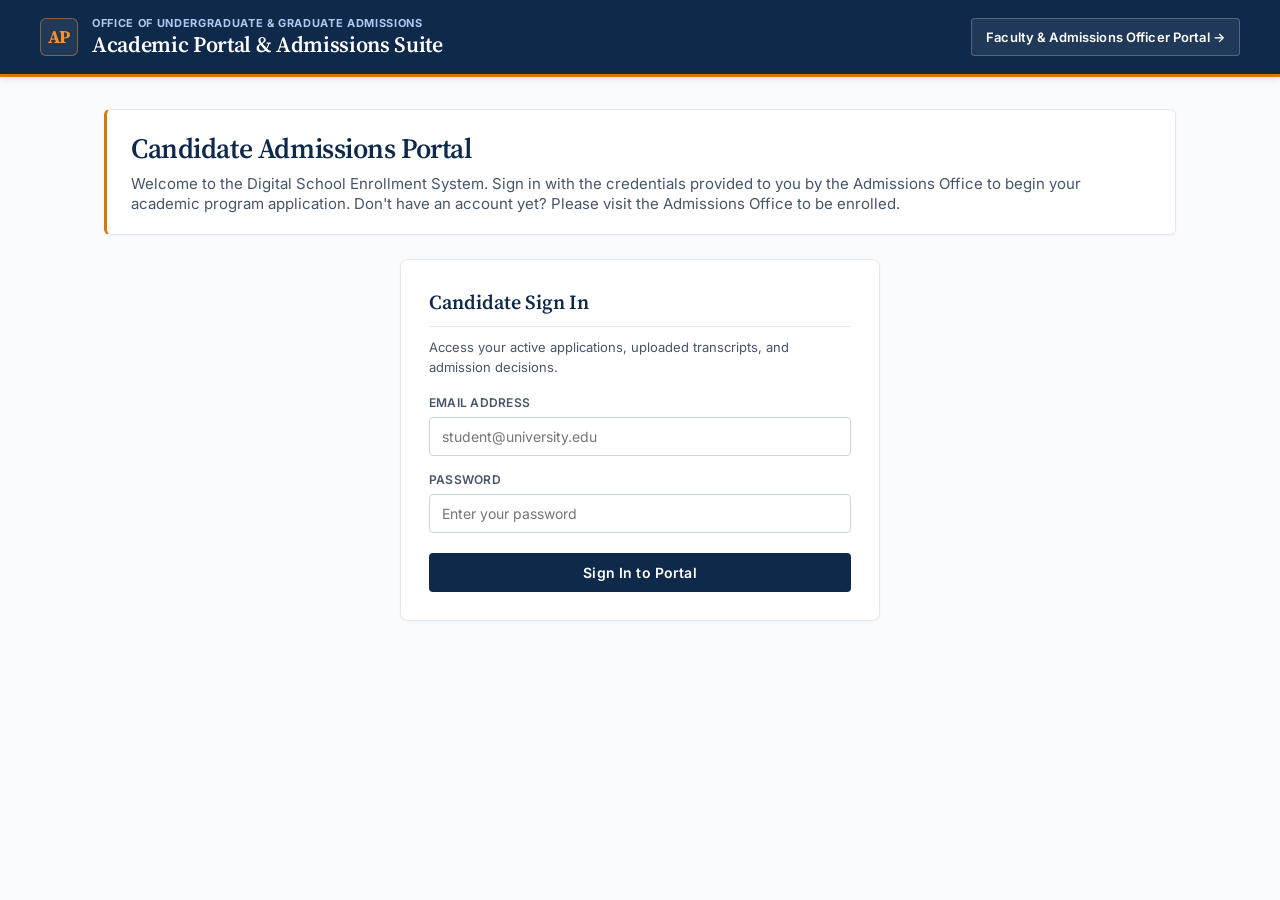
<file: index.html>
<!DOCTYPE html>
<html lang="en">

<head>
    <meta charset="UTF-8">
    <meta name="viewport" content="width=device-width, initial-scale=1.0">
    <title>Academic Portal &amp; Admissions Suite — Student Portal</title>
    <link rel="preconnect" href="https://fonts.googleapis.com">
    <link rel="preconnect" href="https://fonts.gstatic.com" crossorigin>
    <link
        href="https://fonts.googleapis.com/css2?family=Inter:wght@400;500;600;700&family=Source+Serif+4:opsz,wght@8..60,600;8..60,700&display=swap"
        rel="stylesheet">
    <link rel="stylesheet" href="css/index.css">
</head>

<body>

    <!-- Institutional Top Header -->
    <header class="institutional-navbar">
        <div class="navbar-inner">
            <div class="brand-identity">
                <div class="brand-crest">AP</div>
                <div class="brand-titles">
                    <span class="brand-super">Office of Undergraduate &amp; Graduate Admissions</span>
                    <h1>Academic Portal &amp; Admissions Suite</h1>
                </div>
            </div>
            <a href="admin.html" class="admin-link" id="admin-portal-link">Faculty &amp; Admissions Officer Portal &rarr;</a>
        </div>
    </header>

    <main class="container">

        <!-- VIEW 1: AUTHENTICATION (LOGIN) -->
        <div id="auth-view" class="view-section active">
            <div class="auth-intro">
                <h2>Candidate Admissions Portal</h2>
                <p class="auth-intro-text">
                    Welcome to the Digital School Enrollment System. Sign in with the credentials provided to you by the
                    Admissions Office to begin your academic program application. Don't have an account yet? Please visit
                    the Admissions Office to be enrolled.
                </p>
            </div>

            <div class="auth-container">
                <!-- Login Box -->
                <div class="auth-box">
                    <h3>Candidate Sign In</h3>
                    <p class="auth-box-subtitle">
                        Access your active applications, uploaded transcripts, and admission decisions.
                    </p>
                    <label for="login-email">Email Address</label>
                    <input type="email" id="login-email" placeholder="student@university.edu">

                    <label for="login-password">Password</label>
                    <input type="password" id="login-password" placeholder="Enter your password">

                    <button onclick="loginStudent()" class="btn-signin">Sign In to Portal</button>
                    <div id="login-result"></div>
                </div>
            </div>
        </div>

        <!-- VIEW 2: STUDENT DASHBOARD -->
        <div id="dashboard-view" class="view-section">
            <div class="candidate-banner">
                <div>
                    <div class="candidate-kicker">
                        Authenticated Candidate Dossier
                    </div>
                    <div id="welcome-user-text" class="candidate-welcome">
                        Welcome, Student
                    </div>
                    <div class="candidate-id-chip">
                        Candidate ID: <strong id="session-user-id" class="candidate-id-value"></strong>
                    </div>
                </div>
                <button onclick="logoutStudent()" class="btn-secondary btn-signout">Sign Out</button>
            </div>
        </div>
    </main>

    <script src="js/index.js"></script>

</body>

</html>
</file>
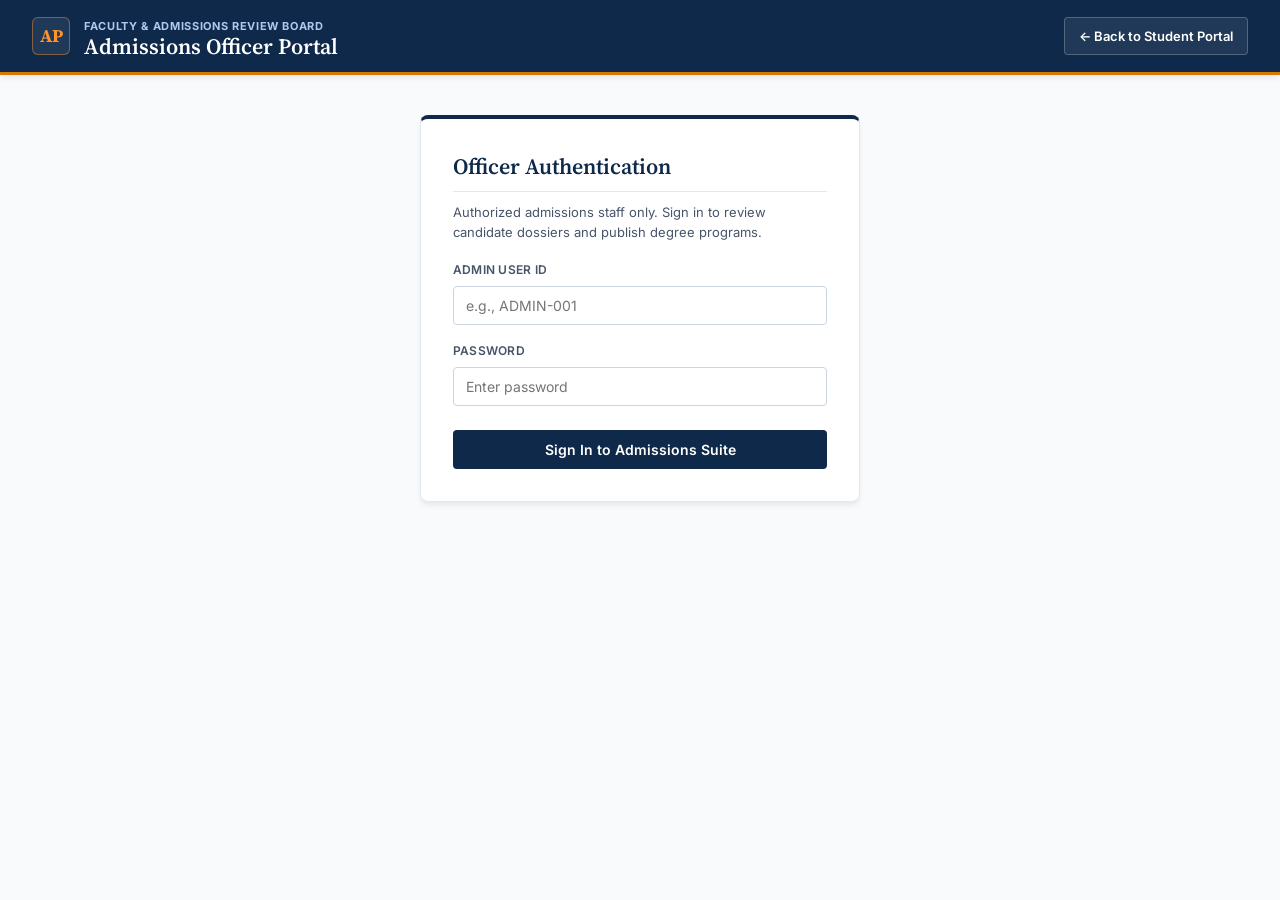
<file: admin.html>
<!DOCTYPE html>
<html lang="en">

<head>
    <meta charset="UTF-8">
    <meta name="viewport" content="width=device-width, initial-scale=1.0">
    <title>Academic Portal &amp; Admissions Suite — Admissions Officer Dashboard</title>
    <link rel="preconnect" href="https://fonts.googleapis.com">
    <link rel="preconnect" href="https://fonts.gstatic.com" crossorigin>
    <link
        href="https://fonts.googleapis.com/css2?family=Inter:wght@400;500;600;700&family=Source+Serif+4:opsz,wght@8..60,600;8..60,700&display=swap"
        rel="stylesheet">
    <link rel="stylesheet" href="css/admin.css">
    <script src="js/admin.js"></script>
</head>

<body>

    <!-- Institutional Top Header -->
    <header class="institutional-navbar">
        <div class="navbar-inner">
            <div class="brand-identity">
                <div class="brand-crest">AP</div>
                <div>
                    <span class="brand-super">Faculty &amp; Admissions Review Board</span>
                    <h1>Admissions Officer Portal</h1>
                </div>
            </div>
            <a href="index.html" class="nav-link" id="back-to-student-link">&larr; Back to Student Portal</a>
        </div>
    </header>

    <div class="container">

        <!-- AUTHENTICATION GATE -->
        <div class="auth-box" id="auth-section">
            <h3>Officer Authentication</h3>
            <p class="auth-subtitle">
                Authorized admissions staff only. Sign in to review candidate dossiers and publish degree programs.
            </p>
            <label for="admin-id-input">Admin User ID</label>
            <input type="text" id="admin-id-input" placeholder="e.g., ADMIN-001">

            <label for="admin-password-input">Password</label>
            <input type="password" id="admin-password-input" placeholder="Enter password">

            <button onclick="verifyAdminAccess()">Sign In to Admissions Suite</button>
            <div id="auth-error"></div>
        </div>

        <!-- PROTECTED ADMIN DASHBOARD -->
        <div id="admin-dashboard">
            <div class="officer-banner">
                <div>
                    <div class="officer-kicker">
                        Active Officer Session
                    </div>
                    <div id="welcome-admin-text" class="officer-welcome">
                        Welcome, Administrator
                    </div>
                    <div class="officer-id-meta">
                        Officer ID: <strong id="session-admin-id" class="officer-id-value">ADMIN-001</strong>
                    </div>
                </div>
                <div class="officer-actions">
                    <button onclick="toggleEnrollPanel()" class="btn-accent btn-enroll-toggle" id="btn-enroll-student">+ Enroll a Student</button>
                    <button onclick="logoutAdmin()" class="btn-secondary">Log Out</button>
                </div>
            </div>

            <!-- ENROLL A STUDENT: CREATE STUDENT ACCOUNT PANEL -->
            <div class="admin-section enroll-panel" id="enroll-student-panel">
                <div class="section-header-top">
                    <div>
                        <h3 class="section-heading-clean">Create Student Account</h3>
                        <p class="section-subtext">
                            Register a prospective student. An official Candidate ID will be generated &mdash; share it
                            and the login credentials with the student so they can sign in to the Student Portal.
                        </p>
                    </div>
                    <button onclick="toggleEnrollPanel(false)" class="btn-secondary">Close &times;</button>
                </div>

                <div class="enroll-form-grid">
                    <div>
                        <label for="reg-fullname">Full Legal Name</label>
                        <input type="text" id="reg-fullname" placeholder="e.g., Juan Dela Cruz">
                    </div>
                    <div>
                        <label for="reg-email">Institutional or Personal Email</label>
                        <input type="email" id="reg-email" placeholder="student@example.com">
                    </div>
                    <div>
                        <label for="reg-password">Initial Password</label>
                        <input type="password" id="reg-password" placeholder="Minimum 6 characters">
                    </div>
                    <div>
                        <label for="reg-phone">Contact Number (Optional)</label>
                        <input type="text" id="reg-phone" placeholder="09123456789">
                    </div>
                </div>

                <div class="enroll-form-actions">
                    <button onclick="toggleEnrollPanel(false)" class="btn-secondary btn-cancel">Cancel</button>
                    <button onclick="registerStudent()" class="btn-accent btn-inline" id="btn-create-student">Create Student Account</button>
                </div>
                <div id="reg-result"></div>

                <div class="existing-student-bar">
                    <div class="existing-student-field">
                        <label for="existing-student-id">Enroll an Existing Student by Candidate ID</label>
                        <input type="text" id="existing-student-id" class="input-no-margin" placeholder="e.g., USER-36AB8AE3">
                    </div>
                    <button onclick="launchEnrollmentForExistingStudent()" class="btn-inline">
                        Open Enrollment Wizard &rarr;
                    </button>
                </div>
                <div id="existing-enroll-error"></div>
            </div>

            <!-- KPI METRICS ROW -->
            <div class="metrics-grid">
                <div class="metric-card">
                    <span class="metric-label">Total Applicants</span>
                    <div class="metric-value" id="metric-total">0</div>
                </div>
                <div class="metric-card">
                    <span class="metric-label">Under Review</span>
                    <div class="metric-value metric-review" id="metric-review">0</div>
                </div>
                <div class="metric-card">
                    <span class="metric-label">Approved Candidates</span>
                    <div class="metric-value metric-approved" id="metric-approved">0</div>
                </div>
                <div class="metric-card">
                    <span class="metric-label">Rejected / Draft</span>
                    <div class="metric-value metric-other" id="metric-other">0</div>
                </div>
            </div>

            <!-- SECTION 1: Create Academic Programs -->
            <div class="admin-section">
                <h3>Publish New Academic Program</h3>
                <div class="publish-program-grid">
                    <div>
                        <label for="prog-id">Course ID</label>
                        <input type="text" id="prog-id" class="input-no-margin" placeholder="e.g., BSCS-2026">
                    </div>
                    <div>
                        <label for="prog-name">Course / Degree Title</label>
                        <input type="text" id="prog-name" class="input-no-margin" placeholder="e.g., B.S. in Computer Science">
                    </div>
                    <div>
                        <label for="prog-year">Academic Year</label>
                        <input type="text" id="prog-year" class="input-no-margin" placeholder="e.g., 2026-2027">
                    </div>
                    <button onclick="createProgram()" class="btn-accent btn-inline">Publish Program</button>
                </div>
                <div id="prog-result"></div>
            </div>

            <!-- SECTION 2: Incoming Student Applications Table -->
            <div class="admin-section">
                <div class="section-header-row">
                    <div>
                        <h3 class="section-heading-clean">Candidate Dossiers &amp; Admissions Queue</h3>
                        <p class="section-subtext">
                            Inspect uploaded academic records, verify fee deposits, and issue official admission decisions.
                        </p>
                    </div>
                    <button onclick="fetchAllApplications()" class="btn-secondary">&#8635; Refresh Queue</button>
                </div>

                <div id="admin-action-feedback"></div>
                <div id="admin-table-container">
                    <p class="muted-text">Loading applications...</p>
                </div>
            </div>
        </div>
    </div>

    <!-- Right-Docked Candidate Dossier Inspection Drawer -->
    <div class="drawer-backdrop" id="drawer-backdrop" onclick="closeDossierDrawer()"></div>
    <aside class="inspection-drawer" id="inspection-drawer">
        <div class="drawer-header">
            <div>
                <span class="drawer-kicker">
                    Candidate Dossier Inspection
                </span>
                <h4 id="drawer-app-id" class="drawer-title">APP-0000</h4>
            </div>
            <button onclick="closeDossierDrawer()" class="btn-secondary btn-drawer-close">Close &times;</button>
        </div>
        <div class="drawer-body" id="drawer-body-content"></div>
        <div class="drawer-footer" id="drawer-footer-actions"></div>
    </aside>

</body>

</html>
</file>
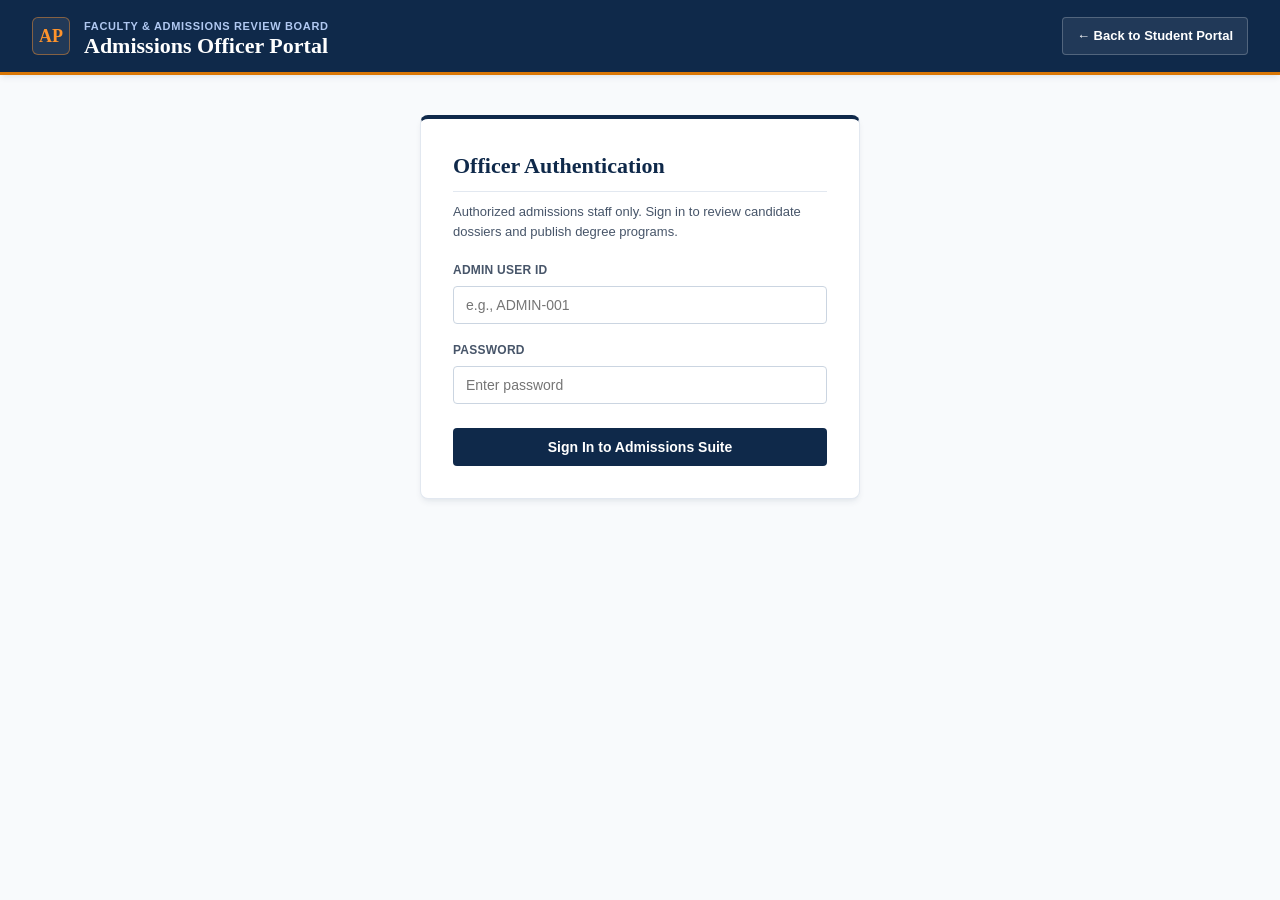
<file: enroll.html>
<!DOCTYPE html>
<html lang="en">

<head>
    <meta charset="UTF-8">
    <meta name="viewport" content="width=device-width, initial-scale=1.0">
    <title>Academic Portal &amp; Admissions Suite — Enrollment Wizard</title>
    <link rel="preconnect" href="https://fonts.googleapis.com">
    <link rel="preconnect" href="https://fonts.gstatic.com" crossorigin>
    <link
        href="https://fonts.googleapis.com/css2?family=Inter:wght@400;500;600;700&family=Source+Serif+4:opsz,wght@8..60,600;8..60,700&display=swap"
        rel="stylesheet">
    <link rel="stylesheet" href="css/enroll.css">
    <script src="js/enroll.js"></script>
</head>

<body>

    <!-- Institutional Top Header -->
    <header class="institutional-navbar">
        <div class="navbar-inner">
            <div class="brand-identity">
                <div class="brand-crest">AP</div>
                <div>
                    <span class="brand-super">Office of Admissions — Candidate Dossier</span>
                    <h1 class="navbar-title">Student Enrollment Wizard</h1>
                </div>
            </div>
            <span id="display-user-badge" class="badge">Enrolling: </span>
        </div>
    </header>

    <div class="container">
        <!-- TOP NAVIGATION TOOLBAR -->
        <div class="wizard-toolbar">
            <button type="button" onclick="undoStep()" class="btn-back">&larr; Return to Previous Step</button>
            <div class="wizard-toolbar-right">
                <span class="wizard-toolbar-label">
                    Officer-Assisted 3-Stage Enrollment
                </span>
                <button type="button" onclick="exitToAdminPortal()" class="btn-back">Exit to Admissions Portal</button>
            </div>
        </div>

        <!-- MULTI-STEP PROGRESSION INDICATOR -->
        <div class="stepper-grid">
            <div class="stepper-card active-step" id="indicator-step-1">
                <div class="step-indicator" id="badge-step-1">1</div>
                <div>
                    <span class="step-meta-label">Stage 01</span>
                    <span class="step-meta-title">Select Academic Program</span>
                </div>
            </div>
            <div class="stepper-card" id="indicator-step-2">
                <div class="step-indicator" id="badge-step-2">2</div>
                <div>
                    <span class="step-meta-label">Stage 02</span>
                    <span class="step-meta-title">Academic Dossier &amp; Records</span>
                </div>
            </div>
            <div class="stepper-card" id="indicator-step-3">
                <div class="step-indicator" id="badge-step-3">3</div>
                <div>
                    <span class="step-meta-label">Stage 03</span>
                    <span class="step-meta-title">Application Fee Deposit</span>
                </div>
            </div>
        </div>

        <!-- STEP 1: CHOOSE PROGRAM -->
        <div id="step-programs" class="wizard-step active">
            <h3>Select an Academic Program</h3>
            <p class="step-intro-text">
                Review the active degree offerings below and click <strong>Select Program</strong> to initialize the
                student's application dossier.
            </p>

            <div id="programs-list-container">
                <p class="muted-text">Loading available programs...</p>
            </div>
            <div id="program-error"></div>
        </div>

        <!-- STEP 2: UPLOAD DOCUMENTS -->
        <div id="step-documents" class="wizard-step">
            <div class="step-header-bar">
                <h3 class="heading-no-border">Upload Required Academic Dossier</h3>
                <span class="dossier-chip">
                    Dossier ID: <strong id="active-app-id"></strong>
                </span>
            </div>
            <p class="doc-instructions">
                Upload official digital copies of the student's academic records. Accepted file formats: <strong>PDF, DOCX, DOC, JPG, PNG</strong> (Maximum 10 MB per document).
            </p>

            <!-- Report Card Dropzone -->
            <div class="doc-upload-box">
                <div class="dropzone-header">
                    <span class="dropzone-title">1. Official Report Card / Academic Transcript</span>
                    <span class="dropzone-spec">Required &bull; PDF, DOCX, JPG, PNG (Max 10MB)</span>
                </div>
                <p class="dropzone-desc">
                    Provide your most recent scholastic report card or certified transcript of records.
                </p>
                <input type="file" id="file-report-card" accept=".pdf,.jpg,.jpeg,.png,.doc,.docx">
                <div class="progress-track" id="progress-track-report">
                    <div class="progress-bar" id="progress-bar-report"></div>
                </div>
                <div id="status-report-card"></div>
            </div>

            <!-- Birth Certificate Dropzone -->
            <div class="doc-upload-box">
                <div class="dropzone-header">
                    <span class="dropzone-title">2. PSA / Official Birth Certificate</span>
                    <span class="dropzone-spec">Required &bull; PDF, DOCX, JPG, PNG (Max 10MB)</span>
                </div>
                <p class="dropzone-desc">
                    Provide a clear scan of your government-issued birth certificate for identity verification.
                </p>
                <input type="file" id="file-birth-cert" accept=".pdf,.jpg,.jpeg,.png,.doc,.docx">
                <div class="progress-track" id="progress-track-birth">
                    <div class="progress-bar" id="progress-bar-birth"></div>
                </div>
                <div id="status-birth-cert"></div>
            </div>

            <button type="button" onclick="validateAndProceedToPayment()" class="btn-success">Verify Dossier &amp; Proceed to Payment &rarr;</button>
            <div id="doc-validation-error"></div>
        </div>

        <!-- STEP 3: PAYMENT METHOD -->
        <div id="step-payment" class="wizard-step">
            <h3>Application Fee Deposit</h3>
            <p class="step-intro-text">
                Select your preferred institutional payment channel to remit the non-refundable admissions processing fee
                and formally submit your application for faculty review.
            </p>

            <div>
                <label>Select Institutional Payment Channel</label>
                <!-- Segmented Radio Card Grid synced with #pay-method -->
                <div class="payment-methods-grid">
                    <div class="payment-card selected" id="card-gcash" onclick="selectPaymentCard('gcash')">
                        <div class="payment-check-badge">&#10003;</div>
                        <div class="payment-card-title">GCash e-Wallet</div>
                        <div class="payment-card-desc">Instant digital remittance with real-time reference receipt.</div>
                    </div>
                    <div class="payment-card" id="card-debit_card" onclick="selectPaymentCard('debit_card')">
                        <div class="payment-check-badge">&#10003;</div>
                        <div class="payment-card-title">Direct Debit Card</div>
                        <div class="payment-card-desc">Immediate settlement from your linked bank account.</div>
                    </div>
                    <div class="payment-card" id="card-credit_card" onclick="selectPaymentCard('credit_card')">
                        <div class="payment-check-badge">&#10003;</div>
                        <div class="payment-card-title">Credit Card</div>
                        <div class="payment-card-desc">Visa / Mastercard institutional tuition &amp; fee processing.</div>
                    </div>
                </div>

                <!-- Underlying select preserved for compatibility -->
                <select id="pay-method" class="hidden-select" onchange="selectPaymentCard(this.value)">
                    <option value="gcash">GCash</option>
                    <option value="debit_card">Debit Card</option>
                    <option value="credit_card">Credit Card</option>
                </select>

                <div class="fee-summary-box">
                    <div>
                        <label for="pay-amount" class="fee-label">Admissions Processing Deposit (PHP)</label>
                        <span class="fee-subtext">Standard non-refundable evaluation fee</span>
                    </div>
                    <input type="text" id="pay-amount" class="fee-amount-input" value="500.00" readonly>
                </div>

                <button type="button" onclick="submitPayment()" class="btn-success">Pay Deposit &amp; Submit Application</button>
                <div id="payment-result"></div>
            </div>
        </div>

    </div>

</body>

</html>
</file>
<file: css/index.css>
:root {
    --surface: #F8FAFC;
    --surface-lowest: #FFFFFF;
    --surface-low: #F1F5F9;
    --surface-container: #E2E8F0;
    --on-surface: #0F172A;
    --on-surface-variant: #475569;
    --outline: #64748B;
    --outline-variant: #CBD5E1;
    --primary: #0F294A;
    --primary-hover: #1B365D;
    --primary-deep: #00142F;
    --primary-fixed: #D5E3FF;
    --accent: #D97706;
    --accent-hover: #B45309;
    --accent-light: #FEF3C7;
    --error: #BA1A1A;
    --error-bg: #FFF1F2;
    --error-border: #FECDD3;
    --error-text: #BE123C;
    --success-bg: #ECFDF5;
    --success-border: #A7F3D0;
    --success-text: #047857;
    --shadow-layer-1: 0 1px 3px 0 rgba(15, 41, 74, 0.04), 0 1px 2px -1px rgba(15, 41, 74, 0.02);
    --shadow-layer-2: 0 4px 6px -1px rgba(15, 41, 74, 0.07), 0 2px 4px -2px rgba(15, 41, 74, 0.04);
}

* {
    box-sizing: border-box;
}

body {
    font-family: 'Inter', -apple-system, BlinkMacSystemFont, sans-serif;
    background-color: var(--surface);
    color: var(--on-surface);
    margin: 0;
    padding: 0;
    font-size: 14px;
    line-height: 20px;
    -webkit-font-smoothing: antialiased;
}

/* Institutional Top Navigation Header */
.institutional-navbar {
    background-color: var(--primary);
    border-bottom: 3px solid var(--accent);
    color: #FFFFFF;
    padding: 16px 32px;
    box-shadow: var(--shadow-layer-2);
}

.navbar-inner {
    max-width: 1200px;
    margin: 0 auto;
    display: flex;
    justify-content: space-between;
    align-items: center;
}

.brand-identity {
    display: flex;
    align-items: center;
    gap: 14px;
}

.brand-crest {
    width: 38px;
    height: 38px;
    border-radius: 6px;
    background: rgba(255, 255, 255, 0.08);
    border: 1px solid rgba(254, 147, 44, 0.45);
    display: flex;
    align-items: center;
    justify-content: center;
    font-family: 'Source Serif 4', Georgia, serif;
    font-weight: 700;
    font-size: 18px;
    color: #FE932C;
    letter-spacing: -0.02em;
}

.brand-titles {
    display: flex;
    flex-direction: column;
}

.brand-super {
    font-size: 11px;
    font-weight: 700;
    letter-spacing: 0.06em;
    text-transform: uppercase;
    color: #B0C8F1;
    line-height: 14px;
}

h1 {
    font-family: 'Source Serif 4', Georgia, serif;
    font-size: 22px;
    font-weight: 600;
    line-height: 28px;
    letter-spacing: -0.015em;
    color: #FFFFFF;
    margin: 0;
}

.admin-link {
    text-decoration: none;
    color: #FFFFFF;
    background-color: rgba(255, 255, 255, 0.08);
    border: 1px solid rgba(255, 255, 255, 0.22);
    padding: 8px 14px;
    border-radius: 4px;
    font-weight: 600;
    font-size: 13px;
    letter-spacing: 0.01em;
    transition: all 0.15s ease;
}

.admin-link:hover {
    background-color: rgba(255, 255, 255, 0.16);
    border-color: #FE932C;
}

/* Main Layout Container */
.container {
    max-width: 1120px;
    margin: 32px auto;
    padding: 0 24px 48px 24px;
}

h2 {
    font-family: 'Source Serif 4', Georgia, serif;
    font-size: 28px;
    font-weight: 600;
    line-height: 36px;
    letter-spacing: -0.015em;
    color: var(--primary);
    margin: 0 0 8px 0;
}

h3 {
    font-family: 'Source Serif 4', Georgia, serif;
    font-size: 20px;
    font-weight: 600;
    line-height: 28px;
    color: var(--primary);
    margin: 0 0 16px 0;
    padding-bottom: 10px;
    border-bottom: 1px solid var(--surface-container);
}

.view-section {
    display: none;
}

.view-section.active {
    display: block;
}

/* Auth Grid */
.auth-intro {
    background: var(--surface-lowest);
    border: 1px solid var(--surface-container);
    border-left: 3px solid var(--accent);
    border-radius: 6px;
    padding: 20px 24px;
    margin-bottom: 24px;
    box-shadow: var(--shadow-layer-1);
}

.auth-intro-text {
    color: var(--on-surface-variant);
    margin: 0;
    font-size: 15px;
}

.auth-container {
    display: grid;
    grid-template-columns: 1fr;
    gap: 24px;
    max-width: 480px;
    margin: 0 auto;
}

.auth-box {
    background: var(--surface-lowest);
    border: 1px solid var(--surface-container);
    padding: 28px;
    border-radius: 8px;
    box-shadow: var(--shadow-layer-1);
    display: flex;
    flex-direction: column;
}

.auth-box-subtitle {
    color: var(--on-surface-variant);
    font-size: 13px;
    margin: -6px 0 18px 0;
}

.section-card {
    background: var(--surface-lowest);
    border: 1px solid var(--surface-container);
    padding: 24px;
    border-radius: 8px;
    box-shadow: var(--shadow-layer-1);
    margin-top: 24px;
}

/* Form Controls */
label {
    display: block;
    font-weight: 600;
    font-size: 12px;
    line-height: 16px;
    letter-spacing: 0.02em;
    color: var(--on-surface-variant);
    margin-bottom: 6px;
    text-transform: uppercase;
}

input,
select {
    font-family: 'Inter', sans-serif;
    font-size: 14px;
    padding: 10px 12px;
    width: 100%;
    margin: 0 0 16px 0;
    border: 1px solid var(--outline-variant);
    border-radius: 4px;
    background-color: var(--surface-lowest);
    color: var(--on-surface);
    transition: border-color 0.15s ease, box-shadow 0.15s ease;
}

input:focus,
select:focus {
    outline: none;
    border-color: var(--primary);
    box-shadow: 0 0 0 3px rgba(15, 41, 74, 0.1);
}

/* Buttons */
button {
    font-family: 'Inter', sans-serif;
    background-color: var(--primary);
    color: #FFFFFF;
    border: 1px solid transparent;
    padding: 10px 18px;
    border-radius: 4px;
    cursor: pointer;
    font-size: 14px;
    font-weight: 600;
    letter-spacing: 0.01em;
    width: 100%;
    transition: background-color 0.15s ease, transform 0.05s ease;
}

button:hover {
    background-color: var(--primary-hover);
}

.btn-signin {
    margin-top: 4px;
}

.btn-accent {
    background-color: var(--accent);
    color: #FFFFFF;
}

.btn-accent:hover {
    background-color: var(--accent-hover);
}

.btn-secondary {
    background-color: var(--surface-lowest);
    color: var(--primary);
    border: 1px solid var(--outline-variant);
}

.btn-secondary:hover {
    background-color: var(--surface-low);
}

.btn-signout {
    width: auto;
    padding: 8px 16px;
}

/* Candidate Session Strip */
.candidate-banner {
    display: flex;
    justify-content: space-between;
    align-items: center;
    background: var(--surface-lowest);
    padding: 18px 24px;
    border-radius: 8px;
    border: 1px solid var(--surface-container);
    border-left: 4px solid var(--primary);
    box-shadow: var(--shadow-layer-1);
}

.candidate-kicker {
    font-size: 11px;
    font-weight: 700;
    text-transform: uppercase;
    letter-spacing: 0.04em;
    color: var(--on-surface-variant);
}

.candidate-welcome {
    font-family: 'Source Serif 4', Georgia, serif;
    font-weight: 600;
    font-size: 24px;
    line-height: 32px;
    color: var(--primary);
    margin-top: 2px;
}

.candidate-id-chip {
    display: inline-flex;
    align-items: center;
    gap: 6px;
    background: var(--surface-low);
    border: 1px solid var(--outline-variant);
    color: var(--on-surface-variant);
    padding: 2px 10px;
    border-radius: 9999px;
    font-size: 12px;
    font-weight: 600;
    margin-top: 4px;
}

.candidate-id-value {
    color: var(--primary);
}

/* Feedback Messages */
.success-msg {
    background-color: var(--success-bg);
    border: 1px solid var(--success-border);
    color: var(--success-text);
    padding: 10px 12px;
    border-radius: 4px;
    font-weight: 600;
    margin-top: 12px;
    font-size: 13px;
}

.error-msg {
    background-color: var(--error-bg);
    border: 1px solid var(--error-border);
    color: var(--error-text);
    padding: 10px 12px;
    border-radius: 4px;
    font-weight: 600;
    margin-top: 12px;
    font-size: 13px;
}
</file>
<file: css/admin.css>
:root {
    --surface: #F8FAFC;
    --surface-lowest: #FFFFFF;
    --surface-low: #F1F5F9;
    --surface-container: #E2E8F0;
    --on-surface: #0F172A;
    --on-surface-variant: #475569;
    --outline: #64748B;
    --outline-variant: #CBD5E1;
    --primary: #0F294A;
    --primary-hover: #1B365D;
    --accent: #D97706;
    --accent-hover: #B45309;
    --error-bg: #FFF1F2;
    --error-border: #FECDD3;
    --error-text: #BE123C;
    --success-bg: #ECFDF5;
    --success-border: #A7F3D0;
    --success-text: #047857;
    --shadow-layer-1: 0 1px 3px 0 rgba(15, 41, 74, 0.04), 0 1px 2px -1px rgba(15, 41, 74, 0.02);
    --shadow-layer-2: 0 4px 6px -1px rgba(15, 41, 74, 0.07), 0 2px 4px -2px rgba(15, 41, 74, 0.04);
    --shadow-layer-3: -4px 0 24px 0 rgba(15, 41, 74, 0.12);
}

* {
    box-sizing: border-box;
}

body {
    font-family: 'Inter', -apple-system, BlinkMacSystemFont, sans-serif;
    background-color: var(--surface);
    color: var(--on-surface);
    margin: 0;
    padding: 0;
    font-size: 14px;
    line-height: 20px;
    -webkit-font-smoothing: antialiased;
}

/* Institutional Top Navigation Header */
.institutional-navbar {
    background-color: var(--primary);
    border-bottom: 3px solid var(--accent);
    color: #FFFFFF;
    padding: 16px 32px;
    box-shadow: var(--shadow-layer-2);
}

.navbar-inner {
    max-width: 1360px;
    margin: 0 auto;
    display: flex;
    justify-content: space-between;
    align-items: center;
}

.brand-identity {
    display: flex;
    align-items: center;
    gap: 14px;
}

.brand-crest {
    width: 38px;
    height: 38px;
    border-radius: 6px;
    background: rgba(255, 255, 255, 0.08);
    border: 1px solid rgba(254, 147, 44, 0.45);
    display: flex;
    align-items: center;
    justify-content: center;
    font-family: 'Source Serif 4', Georgia, serif;
    font-weight: 700;
    font-size: 18px;
    color: #FE932C;
}

.brand-super {
    font-size: 11px;
    font-weight: 700;
    letter-spacing: 0.06em;
    text-transform: uppercase;
    color: #B0C8F1;
    display: block;
}

h1 {
    font-family: 'Source Serif 4', Georgia, serif;
    font-size: 22px;
    font-weight: 600;
    color: #FFFFFF;
    margin: 0;
}

.nav-link {
    text-decoration: none;
    color: #FFFFFF;
    background-color: rgba(255, 255, 255, 0.08);
    border: 1px solid rgba(255, 255, 255, 0.22);
    padding: 8px 14px;
    border-radius: 4px;
    font-weight: 600;
    font-size: 13px;
    transition: all 0.15s ease;
}

.nav-link:hover {
    background-color: rgba(255, 255, 255, 0.16);
    border-color: #FE932C;
}

/* Main Container (1440px max-width spec) */
.container {
    max-width: 1360px;
    margin: 32px auto 64px auto;
    padding: 0 24px;
}

h3 {
    font-family: 'Source Serif 4', Georgia, serif;
    font-size: 22px;
    font-weight: 600;
    line-height: 30px;
    color: var(--primary);
    margin: 0 0 16px 0;
    padding-bottom: 10px;
    border-bottom: 1px solid var(--surface-container);
}

/* Auth Box */
.auth-box {
    background: var(--surface-lowest);
    border: 1px solid var(--surface-container);
    border-top: 4px solid var(--primary);
    padding: 32px;
    border-radius: 8px;
    margin: 40px auto;
    max-width: 440px;
    box-shadow: var(--shadow-layer-2);
}

.auth-subtitle {
    font-size: 13px;
    color: var(--on-surface-variant);
    margin: -6px 0 18px 0;
}

/* Officer Session Strip */
.officer-banner {
    display: flex;
    justify-content: space-between;
    align-items: center;
    background: var(--surface-lowest);
    padding: 18px 24px;
    border-radius: 8px;
    border: 1px solid var(--surface-container);
    border-left: 4px solid var(--accent);
    margin-bottom: 24px;
    box-shadow: var(--shadow-layer-1);
}

.officer-kicker {
    font-size: 11px;
    font-weight: 700;
    text-transform: uppercase;
    letter-spacing: 0.04em;
    color: var(--on-surface-variant);
}

.officer-welcome {
    font-family: 'Source Serif 4', Georgia, serif;
    font-weight: 600;
    font-size: 22px;
    color: var(--primary);
}

.officer-id-meta {
    font-size: 12px;
    color: var(--on-surface-variant);
    margin-top: 2px;
}

.officer-id-value {
    color: var(--primary);
}

/* KPI Summary Metrics Grid */
.metrics-grid {
    display: grid;
    grid-template-columns: repeat(4, 1fr);
    gap: 16px;
    margin-bottom: 24px;
}

@media (max-width: 820px) {
    .metrics-grid {
        grid-template-columns: repeat(2, 1fr);
    }
}

.metric-card {
    background: var(--surface-lowest);
    border: 1px solid var(--surface-container);
    border-radius: 6px;
    padding: 16px 20px;
    box-shadow: var(--shadow-layer-1);
}

.metric-label {
    font-size: 11px;
    font-weight: 700;
    letter-spacing: 0.04em;
    text-transform: uppercase;
    color: var(--on-surface-variant);
    display: block;
}

.metric-value {
    font-family: 'Source Serif 4', Georgia, serif;
    font-size: 28px;
    font-weight: 600;
    color: var(--primary);
    margin-top: 4px;
}

.metric-review {
    color: #0369A1;
}

.metric-approved {
    color: #047857;
}

.metric-other {
    color: #64748B;
}

/* Admin Section Cards */
.admin-section {
    background: var(--surface-lowest);
    border: 1px solid var(--surface-container);
    padding: 24px;
    border-radius: 8px;
    margin-bottom: 24px;
    box-shadow: var(--shadow-layer-1);
}

.section-header-row {
    display: flex;
    justify-content: space-between;
    align-items: center;
    margin-bottom: 10px;
}

.section-header-top {
    display: flex;
    justify-content: space-between;
    align-items: flex-start;
    border-bottom: 1px solid var(--surface-container);
    padding-bottom: 10px;
    margin-bottom: 16px;
}

.section-heading-clean {
    border: none;
    margin: 0;
    padding: 0;
}

.section-subtext {
    font-size: 13px;
    color: var(--on-surface-variant);
    margin: 4px 0 0 0;
}

.publish-program-grid {
    display: grid;
    grid-template-columns: 1fr 2fr 1fr auto;
    gap: 16px;
    align-items: end;
}

@media (max-width: 820px) {
    .publish-program-grid {
        grid-template-columns: 1fr;
    }
}

.input-no-margin {
    margin-bottom: 0 !important;
}

/* Form Elements & Buttons */
label {
    font-weight: 600;
    display: block;
    font-size: 12px;
    letter-spacing: 0.02em;
    text-transform: uppercase;
    color: var(--on-surface-variant);
    margin-bottom: 6px;
}

input,
select {
    font-family: 'Inter', sans-serif;
    padding: 10px 12px;
    width: 100%;
    margin: 0 0 16px 0;
    border: 1px solid var(--outline-variant);
    border-radius: 4px;
    font-size: 14px;
    color: var(--on-surface);
    background: var(--surface-lowest);
}

input:focus,
select:focus {
    outline: none;
    border-color: var(--primary);
    box-shadow: 0 0 0 3px rgba(15, 41, 74, 0.1);
}

button {
    font-family: 'Inter', sans-serif;
    background-color: var(--primary);
    color: white;
    border: 1px solid transparent;
    padding: 10px 18px;
    border-radius: 4px;
    cursor: pointer;
    font-size: 14px;
    font-weight: 600;
    width: 100%;
    margin-top: 8px;
    transition: all 0.15s ease;
}

button:hover {
    background-color: var(--primary-hover);
}

button:disabled {
    background-color: var(--surface-low) !important;
    color: var(--outline) !important;
    border-color: var(--outline-variant) !important;
    cursor: not-allowed;
}

.btn-accent {
    background-color: var(--accent);
    color: #FFFFFF;
}

.btn-accent:hover {
    background-color: var(--accent-hover);
}

.btn-inline {
    width: auto;
    margin-top: 0;
    padding: 10px 22px;
}

.btn-enroll-toggle {
    width: auto;
    margin-top: 0;
    padding: 8px 16px;
    font-size: 13px;
}

.btn-secondary {
    background-color: var(--surface-lowest);
    color: var(--primary);
    border: 1px solid var(--outline-variant);
    width: auto;
    padding: 7px 14px;
    margin-top: 0;
    font-size: 13px;
}

.btn-secondary:hover {
    background-color: var(--surface-low);
}

.btn-cancel {
    padding: 10px 18px;
    font-size: 14px;
}

.btn-inspect {
    background-color: var(--surface-lowest);
    color: var(--primary);
    border: 1px solid var(--outline-variant);
    width: auto;
    padding: 5px 10px;
    font-size: 12px;
    margin-top: 0;
    margin-right: 4px;
}

.btn-inspect:hover {
    background-color: var(--surface-low);
    border-color: var(--primary);
}

.btn-approve {
    background-color: #047857;
    width: auto;
    padding: 5px 10px;
    font-size: 12px;
    margin-top: 0;
    margin-right: 4px;
}

.btn-approve:hover {
    background-color: #065F46;
}

.btn-reject {
    background-color: #BE123C;
    width: auto;
    padding: 5px 10px;
    font-size: 12px;
    margin-top: 0;
}

.btn-reject:hover {
    background-color: #9F1239;
}

/* High-Density Data Table */
.table-scroll {
    overflow-x: auto;
    border: 1px solid var(--surface-container);
    border-radius: 6px;
    margin-top: 12px;
}

table {
    width: 100%;
    border-collapse: collapse;
}

th {
    position: sticky;
    top: 0;
    background-color: var(--surface-low);
    color: var(--on-surface-variant);
    font-size: 11px;
    font-weight: 700;
    letter-spacing: 0.04em;
    text-transform: uppercase;
    padding: 12px 14px;
    text-align: left;
    border-bottom: 1px solid var(--surface-container);
}

td {
    padding: 14px;
    text-align: left;
    font-size: 13px;
    border-bottom: 1px solid var(--surface-container);
    vertical-align: middle;
}

tbody tr:hover {
    background-color: var(--surface);
}

/* Semantic Status Badges (Pill Radius) */
.status-badge {
    padding: 4px 10px;
    border-radius: 9999px;
    font-size: 11px;
    font-weight: 700;
    line-height: 14px;
    letter-spacing: 0.04em;
    text-transform: uppercase;
    display: inline-flex;
    align-items: center;
    gap: 6px;
}

.status-draft {
    background-color: #F1F5F9;
    color: #475569;
    border: 1px solid #CBD5E1;
}

.status-submitted,
.status-under_review {
    background-color: #E0F2FE;
    color: #0369A1;
    border: 1px solid #BAE6FD;
}

.status-under_review::before,
.status-submitted::before {
    content: "";
    width: 6px;
    height: 6px;
    border-radius: 50%;
    background-color: #0284C7;
    display: inline-block;
}

.status-approved {
    background-color: #ECFDF5;
    color: #047857;
    border: 1px solid #A7F3D0;
}

.status-approved::before {
    content: "✓";
    font-weight: 700;
}

.status-rejected {
    background-color: #FFF1F2;
    color: #BE123C;
    border: 1px solid #FECDD3;
}

#admin-dashboard {
    display: none;
}

.error-msg {
    background-color: var(--error-bg);
    border: 1px solid var(--error-border);
    color: var(--error-text);
    padding: 10px 12px;
    border-radius: 4px;
    font-weight: 600;
    margin-top: 10px;
    font-size: 13px;
}

.success-msg {
    background-color: var(--success-bg);
    border: 1px solid var(--success-border);
    color: var(--success-text);
    padding: 10px 12px;
    border-radius: 4px;
    font-weight: 600;
    margin-top: 10px;
    font-size: 13px;
}

.muted-text {
    color: var(--on-surface-variant);
}

.doc-link {
    display: inline-flex;
    align-items: center;
    gap: 4px;
    color: var(--primary);
    background: var(--surface-low);
    border: 1px solid var(--outline-variant);
    padding: 3px 8px;
    border-radius: 4px;
    text-decoration: none;
    font-size: 12px;
    font-weight: 500;
    margin: 2px 4px 2px 0;
}

.doc-link:hover {
    background: #E2E8F0;
    border-color: var(--primary);
}

/* Layer 3: Right-Docked Candidate Dossier Inspection Drawer */
.drawer-backdrop {
    position: fixed;
    inset: 0;
    background: rgba(15, 41, 74, 0.4);
    display: none;
    z-index: 900;
}

.drawer-backdrop.open {
    display: block;
}

.inspection-drawer {
    position: fixed;
    top: 0;
    right: -560px;
    width: 520px;
    max-width: 92vw;
    height: 100vh;
    background: var(--surface-lowest);
    box-shadow: var(--shadow-layer-3);
    border-left: 1px solid var(--surface-container);
    z-index: 1000;
    display: flex;
    flex-direction: column;
    transition: right 0.25s ease;
}

.inspection-drawer.open {
    right: 0;
}

.drawer-header {
    background: var(--primary);
    color: #FFFFFF;
    padding: 20px 24px;
    border-bottom: 3px solid var(--accent);
    display: flex;
    justify-content: space-between;
    align-items: center;
}

.drawer-kicker {
    font-size: 11px;
    font-weight: 700;
    letter-spacing: 0.06em;
    text-transform: uppercase;
    color: #FE932C;
    display: block;
}

.drawer-title {
    margin: 2px 0 0 0;
    font-family: 'Source Serif 4', Georgia, serif;
    font-size: 20px;
}

.btn-drawer-close {
    background: rgba(255, 255, 255, 0.12);
    color: #FFFFFF;
    border-color: rgba(255, 255, 255, 0.25);
}

.drawer-body {
    padding: 24px;
    overflow-y: auto;
    flex: 1;
}

.drawer-footer {
    padding: 16px 24px;
    border-top: 1px solid var(--surface-container);
    background: var(--surface);
    display: flex;
    justify-content: flex-end;
    gap: 10px;
}

/* Enroll a Student / Create Student Account Panel */
.enroll-panel {
    display: none;
    border-left: 3px solid var(--accent);
}

.enroll-panel.open {
    display: block;
    animation: panelSlideIn 0.2s ease;
}

@keyframes panelSlideIn {
    from {
        opacity: 0;
        transform: translateY(-6px);
    }

    to {
        opacity: 1;
        transform: translateY(0);
    }
}

.enroll-form-grid {
    display: grid;
    grid-template-columns: repeat(2, 1fr);
    gap: 0 20px;
}

@media (max-width: 720px) {
    .enroll-form-grid {
        grid-template-columns: 1fr;
    }
}

.enroll-form-actions {
    display: flex;
    gap: 10px;
    justify-content: flex-end;
}

.existing-student-bar {
    border-top: 1px solid var(--surface-container);
    margin-top: 20px;
    padding-top: 16px;
    display: flex;
    justify-content: space-between;
    align-items: end;
    gap: 16px;
    flex-wrap: wrap;
}

.existing-student-field {
    flex: 1;
    min-width: 240px;
}

.credential-card {
    background: var(--success-bg);
    border: 1px solid var(--success-border);
    border-radius: 6px;
    padding: 16px 18px;
    margin-top: 14px;
}

.credential-row {
    display: flex;
    justify-content: space-between;
    font-size: 13px;
    padding: 4px 0;
    border-bottom: 1px dashed var(--success-border);
}

.credential-row:last-child {
    border-bottom: none;
}

.officer-actions {
    display: flex;
    gap: 10px;
    align-items: center;
}
</file>
<file: css/enroll.css>
:root {
    --surface: #F8FAFC;
    --surface-lowest: #FFFFFF;
    --surface-low: #F1F5F9;
    --surface-container: #E2E8F0;
    --on-surface: #0F172A;
    --on-surface-variant: #475569;
    --outline: #64748B;
    --outline-variant: #CBD5E1;
    --primary: #0F294A;
    --primary-hover: #1B365D;
    --accent: #D97706;
    --accent-hover: #B45309;
    --error-bg: #FFF1F2;
    --error-border: #FECDD3;
    --error-text: #BE123C;
    --success-bg: #ECFDF5;
    --success-border: #A7F3D0;
    --success-text: #047857;
    --shadow-layer-1: 0 1px 3px 0 rgba(15, 41, 74, 0.04), 0 1px 2px -1px rgba(15, 41, 74, 0.02);
    --shadow-layer-2: 0 4px 6px -1px rgba(15, 41, 74, 0.07), 0 2px 4px -2px rgba(15, 41, 74, 0.04);
}

* {
    box-sizing: border-box;
}

body {
    font-family: 'Inter', -apple-system, BlinkMacSystemFont, sans-serif;
    background-color: var(--surface);
    color: var(--on-surface);
    margin: 0;
    padding: 0;
    font-size: 14px;
    line-height: 20px;
    -webkit-font-smoothing: antialiased;
}

/* Institutional Top Navigation Bar */
.institutional-navbar {
    background-color: var(--primary);
    border-bottom: 3px solid var(--accent);
    color: #FFFFFF;
    padding: 16px 32px;
    box-shadow: var(--shadow-layer-2);
}

.navbar-inner {
    max-width: 1040px;
    margin: 0 auto;
    display: flex;
    justify-content: space-between;
    align-items: center;
}

.brand-identity {
    display: flex;
    align-items: center;
    gap: 14px;
}

.brand-crest {
    width: 36px;
    height: 36px;
    border-radius: 6px;
    background: rgba(255, 255, 255, 0.08);
    border: 1px solid rgba(254, 147, 44, 0.45);
    display: flex;
    align-items: center;
    justify-content: center;
    font-family: 'Source Serif 4', Georgia, serif;
    font-weight: 700;
    font-size: 17px;
    color: #FE932C;
}

.brand-super {
    font-size: 11px;
    font-weight: 700;
    letter-spacing: 0.06em;
    text-transform: uppercase;
    color: #B0C8F1;
    display: block;
}

.navbar-title {
    font-family: 'Source Serif 4', Georgia, serif;
    font-size: 20px;
    font-weight: 600;
    color: #FFFFFF;
    margin: 0;
}

.badge {
    background: rgba(255, 255, 255, 0.12);
    border: 1px solid rgba(255, 255, 255, 0.24);
    color: #FFFFFF;
    padding: 6px 14px;
    border-radius: 9999px;
    font-size: 12px;
    font-weight: 600;
    letter-spacing: 0.02em;
}

.container {
    max-width: 960px;
    margin: 28px auto 56px auto;
    padding: 0 24px;
}

.wizard-toolbar {
    display: flex;
    justify-content: space-between;
    align-items: center;
    margin-bottom: 20px;
}

.wizard-toolbar-right {
    display: flex;
    align-items: center;
    gap: 12px;
}

.wizard-toolbar-label {
    font-size: 12px;
    color: var(--on-surface-variant);
    font-weight: 500;
}

.btn-back {
    background-color: var(--surface-lowest);
    color: var(--primary);
    border: 1px solid var(--outline-variant);
    padding: 8px 16px;
    border-radius: 4px;
    cursor: pointer;
    font-size: 13px;
    font-weight: 600;
    display: inline-flex;
    align-items: center;
    gap: 6px;
    width: auto !important;
    margin-top: 0 !important;
    box-shadow: var(--shadow-layer-1);
    transition: background-color 0.15s ease;
}

.btn-back:hover {
    background-color: var(--surface-low);
}

/* Multi-Step Progression Bar */
.stepper-grid {
    display: grid;
    grid-template-columns: repeat(3, 1fr);
    gap: 16px;
    margin-bottom: 24px;
}

@media (max-width: 720px) {
    .stepper-grid {
        grid-template-columns: 1fr;
    }
}

.stepper-card {
    background: var(--surface-lowest);
    border: 1px solid var(--surface-container);
    border-left: 3px solid var(--outline-variant);
    border-radius: 6px;
    padding: 14px 16px;
    display: flex;
    align-items: center;
    gap: 12px;
    box-shadow: var(--shadow-layer-1);
    transition: all 0.2s ease;
}

.stepper-card.active-step {
    border-left: 3px solid var(--accent);
    box-shadow: var(--shadow-layer-2);
}

.stepper-card.completed-step {
    border-left: 3px solid var(--primary);
    background-color: #F8FAFC;
}

.step-indicator {
    width: 28px;
    height: 28px;
    border-radius: 9999px;
    background: var(--surface-low);
    border: 1px solid var(--outline-variant);
    color: var(--on-surface-variant);
    font-size: 12px;
    font-weight: 700;
    display: flex;
    align-items: center;
    justify-content: center;
    flex-shrink: 0;
}

.stepper-card.active-step .step-indicator {
    background: var(--accent);
    border-color: var(--accent);
    color: #FFFFFF;
}

.stepper-card.completed-step .step-indicator {
    background: var(--primary);
    border-color: var(--primary);
    color: #FFFFFF;
}

.step-meta-label {
    font-size: 11px;
    font-weight: 700;
    text-transform: uppercase;
    letter-spacing: 0.04em;
    color: var(--on-surface-variant);
    display: block;
}

.step-meta-title {
    font-size: 14px;
    font-weight: 600;
    color: var(--primary);
}

/* Active Wizard Stage Card */
.wizard-step {
    display: none;
    background: var(--surface-lowest);
    border: 1px solid var(--surface-container);
    border-left: 3px solid var(--accent);
    border-radius: 8px;
    padding: 28px 32px;
    box-shadow: var(--shadow-layer-1);
}

.wizard-step.active {
    display: block;
}

h3 {
    font-family: 'Source Serif 4', Georgia, serif;
    font-size: 24px;
    font-weight: 600;
    line-height: 32px;
    color: var(--primary);
    margin: 0 0 6px 0;
    padding-bottom: 12px;
    border-bottom: 1px solid var(--surface-container);
}

.step-intro-text {
    font-size: 14px;
    color: var(--on-surface-variant);
    margin: 8px 0 20px 0;
}

.step-header-bar {
    display: flex;
    justify-content: space-between;
    align-items: baseline;
    flex-wrap: wrap;
    border-bottom: 1px solid var(--surface-container);
    padding-bottom: 12px;
    margin-bottom: 16px;
}

.heading-no-border {
    border: none;
    padding: 0;
    margin: 0;
}

.dossier-chip {
    font-size: 12px;
    font-weight: 600;
    color: var(--primary);
    background: var(--surface-low);
    border: 1px solid var(--outline-variant);
    padding: 4px 10px;
    border-radius: 9999px;
}

.doc-instructions {
    font-size: 13px;
    color: var(--on-surface-variant);
    margin: 0 0 20px 0;
}

/* Program Selection Cards */
.program-card {
    background: var(--surface-lowest);
    border: 1px solid var(--surface-container);
    padding: 18px 22px;
    border-radius: 6px;
    margin-bottom: 12px;
    display: flex;
    justify-content: space-between;
    align-items: center;
    gap: 16px;
    box-shadow: var(--shadow-layer-1);
    transition: border-color 0.15s ease, box-shadow 0.15s ease;
}

.program-card:hover {
    border-color: var(--primary);
    box-shadow: var(--shadow-layer-2);
}

.program-code-pill {
    display: inline-block;
    background: var(--surface-low);
    border: 1px solid var(--outline-variant);
    color: var(--primary);
    font-size: 11px;
    font-weight: 700;
    letter-spacing: 0.04em;
    padding: 2px 8px;
    border-radius: 9999px;
    margin-bottom: 6px;
}

/* Document Dropzone (2px dashed Slate-300, Slate-50 bg, Navy progress meter) */
.doc-upload-box {
    background: var(--surface);
    border: 2px dashed var(--outline-variant);
    padding: 20px 24px;
    border-radius: 8px;
    margin-bottom: 18px;
    transition: border-color 0.15s ease, background-color 0.15s ease;
}

.doc-upload-box:hover {
    border-color: var(--primary);
    background: #F1F5F9;
}

.dropzone-header {
    display: flex;
    justify-content: space-between;
    align-items: center;
    margin-bottom: 8px;
}

.dropzone-title {
    font-size: 15px;
    font-weight: 600;
    color: var(--primary);
}

.dropzone-spec {
    font-size: 11px;
    font-weight: 600;
    color: var(--on-surface-variant);
    background: var(--surface-lowest);
    border: 1px solid var(--outline-variant);
    padding: 2px 8px;
    border-radius: 9999px;
}

.dropzone-desc {
    font-size: 12px;
    color: var(--on-surface-variant);
    margin: 0 0 8px 0;
}

.progress-track {
    width: 100%;
    height: 6px;
    background: var(--surface-container);
    border-radius: 9999px;
    overflow: hidden;
    margin-top: 10px;
    display: none;
}

.progress-bar {
    height: 100%;
    width: 0%;
    background-color: var(--primary);
    transition: width 0.3s ease;
}

/* Payment Method Segmented Radio Card Grid */
.payment-methods-grid {
    display: grid;
    grid-template-columns: repeat(3, 1fr);
    gap: 14px;
    margin: 12px 0 22px 0;
}

@media (max-width: 680px) {
    .payment-methods-grid {
        grid-template-columns: 1fr;
    }
}

.payment-card {
    position: relative;
    background: var(--surface-lowest);
    border: 1px solid var(--outline-variant);
    border-radius: 6px;
    padding: 16px;
    cursor: pointer;
    transition: all 0.15s ease;
    box-shadow: var(--shadow-layer-1);
}

.payment-card:hover {
    border-color: var(--primary);
}

.payment-card.selected {
    border: 2px solid var(--primary);
    background-color: #F8FAFC;
    padding: 15px;
}

.payment-check-badge {
    position: absolute;
    top: 10px;
    right: 10px;
    width: 20px;
    height: 20px;
    border-radius: 9999px;
    background-color: var(--primary);
    color: #FFFFFF;
    font-size: 11px;
    font-weight: 700;
    display: none;
    align-items: center;
    justify-content: center;
}

.payment-card.selected .payment-check-badge {
    display: flex;
}

.payment-card-title {
    font-weight: 600;
    font-size: 14px;
    color: var(--primary);
    margin-bottom: 4px;
}

.payment-card-desc {
    font-size: 12px;
    color: var(--on-surface-variant);
}

.hidden-select {
    display: none;
}

.fee-summary-box {
    background: var(--surface);
    border: 1px solid var(--surface-container);
    padding: 18px 20px;
    border-radius: 6px;
    margin-bottom: 16px;
    display: flex;
    justify-content: space-between;
    align-items: center;
}

.fee-label {
    margin-bottom: 2px;
}

.fee-subtext {
    font-size: 12px;
    color: var(--on-surface-variant);
}

.fee-amount-input {
    width: 140px !important;
    text-align: right;
    font-weight: 700;
    font-size: 18px !important;
    color: var(--primary) !important;
    background: var(--surface-lowest) !important;
    margin: 0 !important;
}

/* Buttons & Inputs */
button {
    font-family: 'Inter', sans-serif;
    background-color: var(--primary);
    color: #FFFFFF;
    border: none;
    padding: 11px 20px;
    border-radius: 4px;
    cursor: pointer;
    font-size: 14px;
    font-weight: 600;
    letter-spacing: 0.01em;
    width: 100%;
    margin-top: 10px;
    transition: background-color 0.15s ease;
}

button:hover {
    background-color: var(--primary-hover);
}

.btn-success {
    background-color: var(--accent);
    color: #FFFFFF;
}

.btn-success:hover {
    background-color: var(--accent-hover);
}

input,
select {
    font-family: 'Inter', sans-serif;
    padding: 10px 12px;
    width: 100%;
    margin: 6px 0 10px 0;
    border: 1px solid var(--outline-variant);
    border-radius: 4px;
    background-color: var(--surface-lowest);
    color: var(--on-surface);
    font-size: 14px;
}

label {
    font-weight: 600;
    font-size: 12px;
    letter-spacing: 0.02em;
    text-transform: uppercase;
    color: var(--on-surface-variant);
    display: block;
}

.muted-text {
    color: var(--on-surface-variant);
}

.success-msg {
    background-color: var(--success-bg);
    border: 1px solid var(--success-border);
    color: var(--success-text);
    padding: 8px 12px;
    border-radius: 4px;
    font-weight: 600;
    margin-top: 8px;
    font-size: 13px;
}

.error-msg {
    background-color: var(--error-bg);
    border: 1px solid var(--error-border);
    color: var(--error-text);
    padding: 8px 12px;
    border-radius: 4px;
    font-weight: 600;
    margin-top: 8px;
    font-size: 13px;
}
</file>
